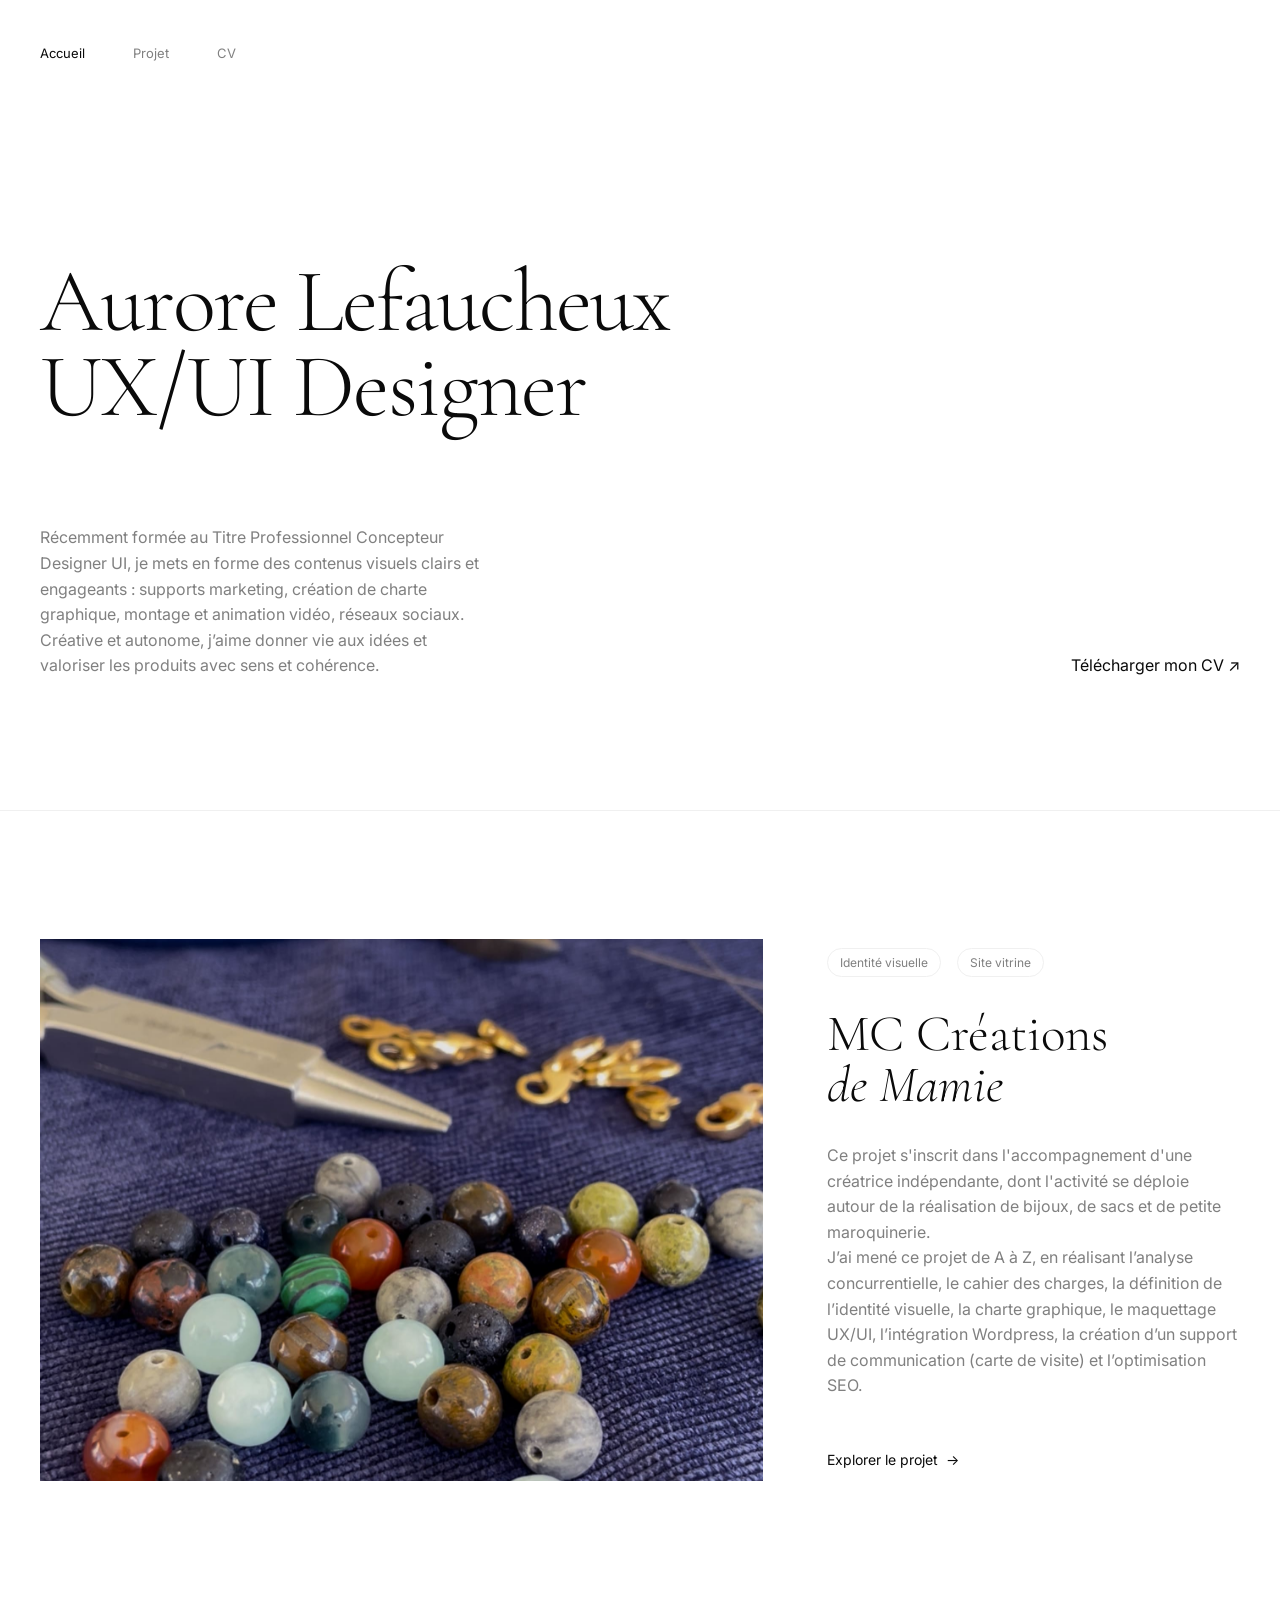
<file: index.html>
<!DOCTYPE html>
<html lang="fr">
<head>
    <meta charset="UTF-8">
    <meta name="viewport" content="width=device-width, initial-scale=1.0">
    <title>Aurore Lefaucheux — Designer UX/UI</title>
    <meta name="description" content="Portfolio d'Aurore Lefaucheux, Concepteur Designer UI. Interfaces épurées, design éditorial et expériences sur-mesure.">
    
    <link rel="preconnect" href="https://fonts.googleapis.com">
    <link rel="preconnect" href="https://fonts.gstatic.com" crossorigin>
    <link href="https://fonts.googleapis.com/css2?family=Cormorant+Garamond:ital,wght@0,300;0,500;1,300;1,500&family=Inter:wght@300;400;500&display=swap" rel="stylesheet">
    
    <link rel="stylesheet" href="style.css">
</head>
<body>

    <header class="site-header">
        <div class="container header-container">
            <nav class="site-nav">
                <ul class="nav-list">
                    <li><a href="index.html" class="nav-link active">Accueil</a></li>
                    <li><a href="#work" class="nav-link">Projet</a></li>
                    <li><a href="docs/CV-ALefaucheux-UXUI.pdf" class="nav-link">CV</a></li>
                </ul>
            </nav>
        </div>
    </header>

    <main>
        <section class="hero">
            <div class="container hero-container">
                <h1 class="hero-title">
                    Aurore Lefaucheux
                    <br/>
                    UX/UI Designer
                </h1>
                <div class="hero-bottom">
                    <p class="hero-description">
                        Récemment formée au Titre Professionnel Concepteur Designer UI,
                        je mets en forme des contenus visuels 
                        clairs et engageants : supports marketing, création de charte graphique, montage et animation vidéo, réseaux sociaux.
                        Créative et autonome, j’aime donner vie aux idées et valoriser les 
                        produits avec sens et cohérence.
                    </p>
                    <a href="docs/CV-ALefaucheux-UXUI.pdf" class="cta-link">
                        <span class="cta-text">Télécharger mon CV</span>
                        <span class="cta-arrow">↗</span>
                    </a>
                </div>
            </div>
        </section>

        <section id="work" class="showcase-section">
            <div class="container">
                <article class="editorial-case">
                    <div class="case-visual">
                        <div class="image-wrapper">
                            <img src="images/bandeau-perles.jpg" alt="MC Créations de mamie">
                        </div>
                    </div>
                    
                    <div class="case-info">
                        <div class="case-meta">
                            <span class="tag">Identité visuelle</span>
                            <span class="tag">Site vitrine</span>
                        </div>
                        <h2 class="case-title">MC Créations<br><em>de Mamie</em></h2>
                        <p class="case-summary">
                            Ce projet s'inscrit dans l'accompagnement d'une créatrice indépendante, dont l'activité
                            se déploie autour de la réalisation de bijoux, de sacs et de petite maroquinerie.
                            <br/>
                            J’ai mené ce projet de A à Z, en réalisant l’analyse concurrentielle, le cahier des charges, la définition de l’identité visuelle,
                            la charte graphique, le maquettage UX/UI,
                            l’intégration Wordpress, la création d’un support de communication (carte de visite) et l’optimisation SEO.
                        </p>
                        <a href="projet.html" class="btn-editorial">
                            Explorer le projet
                            <span class="btn-arrow">→</span>
                        </a>
                    </div>
                </article>
            </div>
        </section>
    </main>

</body>
</html>
</file>
<file: style.css>
/* ==========================================================================
   VARIABLES & RESET (ÉCRIN NEUTRE STUDIO)
   ========================================================================== */

:root {
    --bg-color: #FFFFFF;
    --text-main: #0A0A0A; /* Noir encre profond */
    --text-muted: #808080; /* Gris pur */
    --border-light: #F0F0F0;

    --font-serif: 'Cormorant Garamond', serif;
    --font-sans: 'Inter', sans-serif;

    --ease-editorial: cubic-bezier(0.16, 1, 0.3, 1);
}

*, *::before, *::after {
    box-sizing: border-box;
    margin: 0;
    padding: 0;
}

body {
    background-color: var(--bg-color);
    color: var(--text-main);
    font-family: var(--font-sans);
    font-size: 1rem;
    line-height: 1.6;
    -webkit-font-smoothing: antialiased;
    -moz-osx-font-smoothing: grayscale;
}

img {
    max-width: 100%;
    height: auto;
    display: block;
    object-fit: cover;
}

a {
    color: inherit;
    text-decoration: none;
}

ul {
    list-style: none;
}

.container {
    max-width: 1400px;
    margin: 0 auto;
    padding: 0 2.5rem;
}

/* ==========================================================================
   TYPOGRAPHIE & UTILITAIRES
   ========================================================================== */

em {
    font-family: var(--font-serif);
    font-style: italic;
    font-weight: 300;
}

.label-mono {
    font-family: var(--font-sans);
    font-size: 0.75rem;
    text-transform: uppercase;
    letter-spacing: 0.1em;
    color: var(--text-muted);
}

.margin-t { margin-top: 3rem; }
.margin-b { margin-bottom: 3rem; }

.pointer {
    cursor: pointer;
}

/* Soulignement propre pour tous les liens */
a {
    text-decoration: none;
    position: relative;
}

a::after {
    content: "";
    position: absolute;
    left: 0;
    bottom: -2px; /* Ajuste selon ton goût */
    width: 100%;
    height: 1px;
    background-color: currentColor;
    transition: transform 0.3s var(--ease-editorial);
    transform: scaleX(0);
    transform-origin: left;
}

a:hover::after {
    transform: scaleX(1);
}


/* ==========================================================================
   NAVIGATION
   ========================================================================== */

.site-header {
    padding: 2.5rem 0;
    position: absolute;
    width: 100%;
    top: 0;
    left: 0;
    z-index: 10;
}

.header-container {
    display: flex;
    justify-content: space-between;
    align-items: baseline;
}

.logo {
    font-family: var(--font-sans);
    font-size: 1rem;
    font-weight: 500;
    letter-spacing: -0.02em;
    display: flex;
    gap: 0.5rem;
}

.logo-meta {
    font-size: 0.65rem;
    color: var(--text-muted);
    transform: translateY(-3px);
}

.nav-list {
    display: flex;
    gap: 3rem;
}

.nav-link {
    font-size: 0.8125rem;
    color: var(--text-muted);
    transition: color 0.4s var(--ease-editorial);
}

.nav-link:hover, .nav-link.active {
    color: var(--text-main);
}

/* ==========================================================================
   ACCUEIL : HERO & SHOWCASE
   ========================================================================== */

.hero {
    min-height: 90vh;
    display: flex;
    align-items: center;
    padding-top: 8rem;
}

.hero-container {
    width: 100%;
}

.hero-meta {
    display: flex;
    gap: 4rem;
    font-size: 0.75rem;
    color: var(--text-muted);
    text-transform: uppercase;
    letter-spacing: 0.05em;
    margin-bottom: 3rem;
}

.hero-title {
    font-family: var(--font-serif);
    font-size: clamp(3rem, 7vw, 6.5rem);
    font-weight: 300;
    line-height: 0.95;
    letter-spacing: -0.02em;
    max-width: 1200px;
    margin-bottom: 6rem;
}

.hero-bottom {
    display: flex;
    justify-content: space-between;
    align-items: flex-end;
    flex-wrap: wrap;
    gap: 2rem;
}

.hero-description {
    max-width: 450px;
    color: var(--text-muted);
    font-size: 1rem;
}


.cta-arrow {
    transition: transform 0.5s var(--ease-editorial);
}

.cta-link:hover .cta-arrow {
    transform: translate(3px, -3px);
}

/* Projet à la une : Style Éditorial Asymétrique */
.showcase-section {
    padding: 8rem 0;
    border-top: 1px solid var(--border-light);
}

.showcase-header {
    display: flex;
    justify-content: space-between;
    margin-bottom: 4rem;
}

.editorial-case {
    display: grid;
    grid-template-columns: 1fr;
    gap: 4rem;
}

.image-wrapper {
    overflow: hidden;
    background-color: #FAFAFA;
}

.image-wrapper img {
    width: 100%;
    aspect-ratio: 4 / 3;
    transition: transform 1.2s var(--ease-editorial);
}

.editorial-case:hover .image-wrapper img {
    transform: scale(1.03);
}

.case-meta {
    display: flex;
    gap: 1rem;
    margin-bottom: 2rem;
}

.tag {
    font-size: 0.75rem;
    color: var(--text-muted);
    border: 1px solid var(--border-light);
    padding: 0.25rem 0.75rem;
    border-radius: 100px;
}

.case-title {
    font-family: var(--font-serif);
    font-size: clamp(2.5rem, 4vw, 4rem);
    font-weight: 300;
    line-height: 1;
    margin-bottom: 2rem;
}

.case-summary {
    color: var(--text-muted);
    margin-bottom: 3rem;
    max-width: 450px;
}

.btn-editorial {
    font-size: 0.875rem;
    display: inline-flex;
    align-items: center;
    gap: 0.5rem;
}

.btn-arrow {
    transition: transform 0.4s var(--ease-editorial);
}

.btn-editorial:hover .btn-arrow {
    transform: translateX(5px);
}

/* ==========================================================================
   PAGE ÉTUDE DE CAS (PROJET.HTML)
   ========================================================================== */

.cs-top {
    padding: 12rem 0 6rem 0;
    border-bottom: 1px solid var(--border-light);
}

.cs-client {
    font-size: 0.75rem;
    text-transform: uppercase;
    letter-spacing: 0.1em;
    color: var(--text-muted);
    margin-bottom: 1.5rem;
}

.cs-main-title {
    font-family: var(--font-serif);
    font-size: clamp(2.5rem, 5vw, 5rem);
    font-weight: 300;
    line-height: 1;
    max-width: 1000px;
    margin-bottom: 4rem;
}

.brief-text {
    max-width: 500px;
    color: var(--text-muted);
    font-size: 1.125rem;
}

/* Grille spécifique pour le contenu des sections */
.cs-block {
    padding: 8rem 0;
    border-bottom: 1px solid var(--border-light);
}

.cs-grid-editorial {
    display: grid;
    grid-template-columns: 1fr;
    gap: 3rem;
}

.cs-sticky-index {
    align-self: start;
}

.visual-row img {
    margin: auto 50%;
}

.big-number {
    font-family: var(--font-sans);
    font-size: 1rem;
    font-weight: 500;
    color: var(--text-muted);
    display: block;
    margin-bottom: 1rem;
}

.block-title {
    font-family: var(--font-serif);
    font-size: 2.5rem;
    font-weight: 300;
    line-height: 1.1;
}

.lead-paragraph {
    font-size: 1.5rem;
    font-family: var(--font-serif);
    margin-bottom: 2rem;
    line-height: 1.3;
}

/* Décalages visuels (Asymétrie) */
.personas-offset-grid {
    display: grid;
    grid-template-columns: 1fr;
    gap: 4rem;
}

.persona-item {
    background-color: #FCFCFC;
    padding: 3rem;
}

.persona-num {
    display: block;
    font-size: 0.75rem;
    color: var(--text-muted);
    margin-bottom: 2rem;
}

.persona-title {
    font-family: var(--font-serif);
    font-size: 2rem;
    font-weight: 300;
}

.persona-sub {
    font-size: 0.875rem;
    color: var(--text-muted);
    margin-bottom: 2rem;
}

.quote {
    font-size: 1.125rem;
    margin-bottom: 2rem;
}

.persona-points li {
    font-size: 0.875rem;
    color: var(--text-muted);
    border-top: 1px solid var(--border-light);
    padding: 0.75rem 0;
}

/* Grilles d'images épurées sans cadres */
.grid-2-clean {
    display: grid;
    grid-template-columns: repeat(2, 1fr);
    gap: 2rem;
}
.grid-3-clean {
    display: grid;
    grid-template-columns: repeat(3, 1fr);
    gap: 2rem;
}
.grid-4-clean {
    display: grid;
    grid-template-columns: repeat(2, 1fr);
    gap: 2rem;
}

.grid-3-offset {
    display: grid;
    grid-template-columns: 1fr;
    gap: 3rem;
}

.screen-label {
    display: block;
    font-size: 0.75rem;
    color: var(--text-muted);
    margin-top: 1rem;
}

/* Pastilles de couleurs isolées (Section 6) */
.client-palette {
    display: grid;
    grid-template-columns: repeat(auto-fit, minmax(140px, 1fr));
    gap: 2rem;
}

.color-swatch {
    width: 100%;
    aspect-ratio: 1;
    border-radius: 4px;
    margin-bottom: 1rem;
}

.swatch-border {
    border: 1px solid var(--border-light);
}

.color-title {
    display: block;
    font-size: 0.875rem;
    font-weight: 500;
}

.color-hex {
    font-size: 0.75rem;
    color: var(--text-muted);
}

/* ==========================================================================
   FOOTER
   ========================================================================== */

.site-footer {
    padding: 6rem 0;
}

.footer-container {
    display: flex;
    justify-content: space-between;
    align-items: flex-end;
}

.footer-title {
    font-family: var(--font-serif);
    font-size: 1.5rem;
}

.footer-sub {
    font-size: 0.875rem;
    color: var(--text-muted);
}

.footer-right {
    display: flex;
    gap: 2rem;
    font-size: 0.875rem;
}

.modal {
    display: none;
    position: fixed;
    z-index: 9999;
    padding-top: 40px;
    left: 0;
    top: 0;
    width: 100%;
    height: 100%;
    background: rgba(0,0,0,0.8);
}

.modal-content {
    margin: auto;
    display: block;
    max-width: 90%;
    max-height: 90%;
}

.modal-close {
    position: absolute;
    top: 20px;
    right: 40px;
    font-size: 40px;
    color: #fff;
    cursor: pointer;
}


/* ==========================================================================
   MEDIA QUERIES (DESKTOP AVANCÉ / SWISS GRID)
   ========================================================================== */

@media screen and (min-width: 1024px) {
    .editorial-case {
        grid-template-columns: 7fr 4fr;
        align-items: center;
    }

    .cs-grid-editorial {
        grid-template-columns: 3fr 7fr;
    }

    .cs-sticky-index {
        position: sticky;
        top: 4rem;
    }

    .personas-offset-grid {
        grid-template-columns: repeat(2, 1fr);
    }

    /* Décalage asymétrique brutaliste très élégant */
    .offset-down {
        transform: translateY(4rem);
    }

    .grid-4-clean {
        grid-template-columns: repeat(4, 1fr);
    }

    .grid-3-offset {
        grid-template-columns: repeat(3, 1fr);
    }

    .push-mid {
        transform: translateY(3rem);
    }
}
</file>
